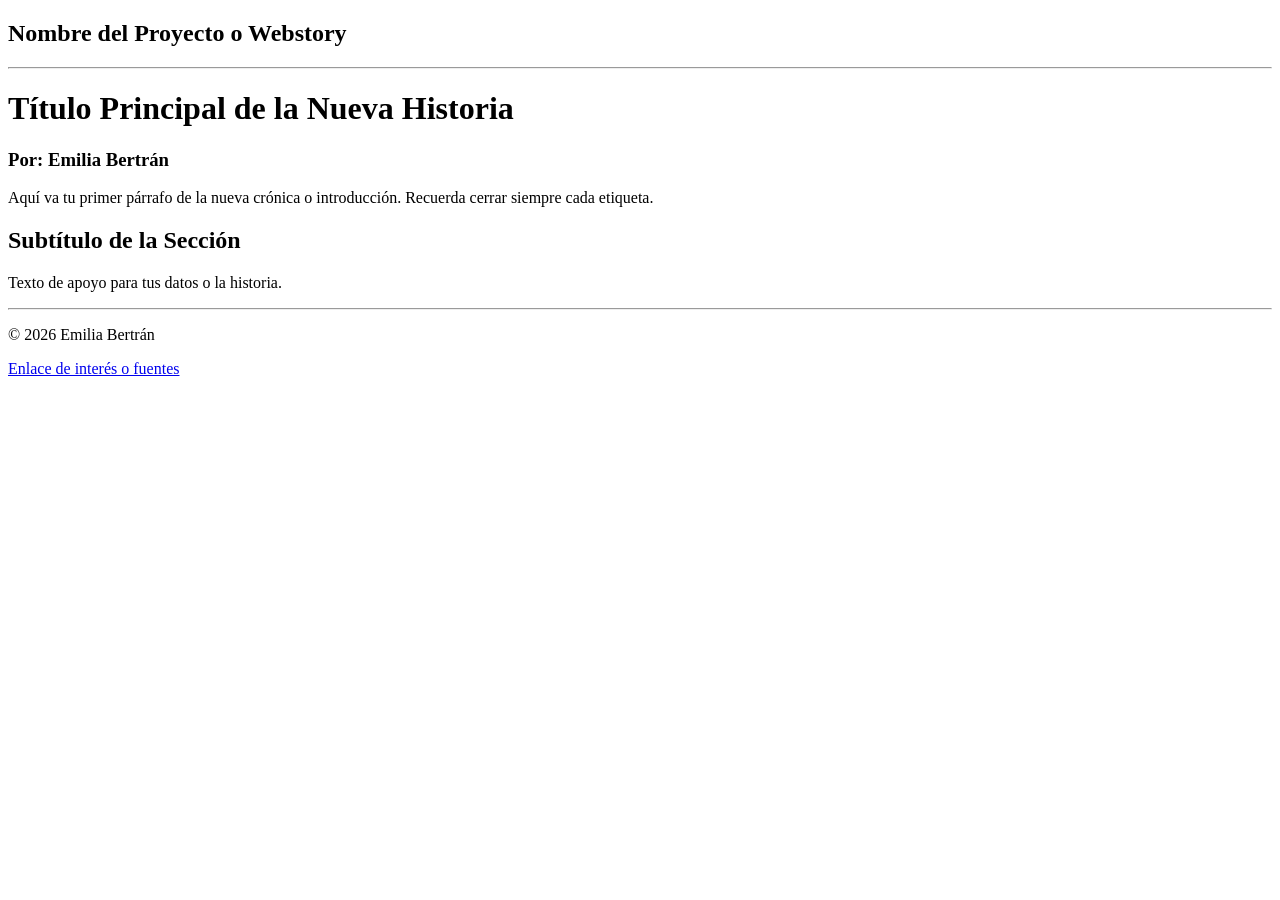
<file: ENTREGA_05/docs/index.html>
<!DOCTYPE html>
<html lang="es">
<head>
    <meta charset="UTF-8">
    <title>Título que sale en la pestaña del navegador</title>
</head>
<body>

    <!-- El encabezado de tu página -->
    <header>
        <h2>Nombre del Proyecto o Webstory</h2>
        <hr>
    </header>

    <!-- El cuerpo principal con tu contenido -->
    <main>
        
        <!-- Bloque 1: Introducción -->
        <div>
            <h1>Título Principal de la Nueva Historia</h1>
            <h3>Por: Emilia Bertrán</h3>
            <p>
                Aquí va tu primer párrafo de la nueva crónica o introducción. 
                Recuerda cerrar siempre cada etiqueta.
            </p>
        </div>

        <!-- Bloque 2: Datos e Imágenes -->
        <div>
            <h2>Subtítulo de la Sección</h2>
            <p>
                Texto de apoyo para tus datos o la historia.
            </p>
            <!-- Deja lista la etiqueta por si vas a usar una imagen después -->
            <!-- <img src="nombre_de_tu_imagen.png" alt="Descripción de la imagen"> -->
        </div>

    </main>

    <!-- El pie de página con tus créditos y links obligatorios -->
    <footer>
        <hr>
        <p>© 2026 Emilia Bertrán</p>
        <!-- Deja listo un enlace externo que pida la pauta -->
        <a href="https://www.google.com" target="_blank">Enlace de interés o fuentes</a>
    </footer>

</body>
</html>
</file>
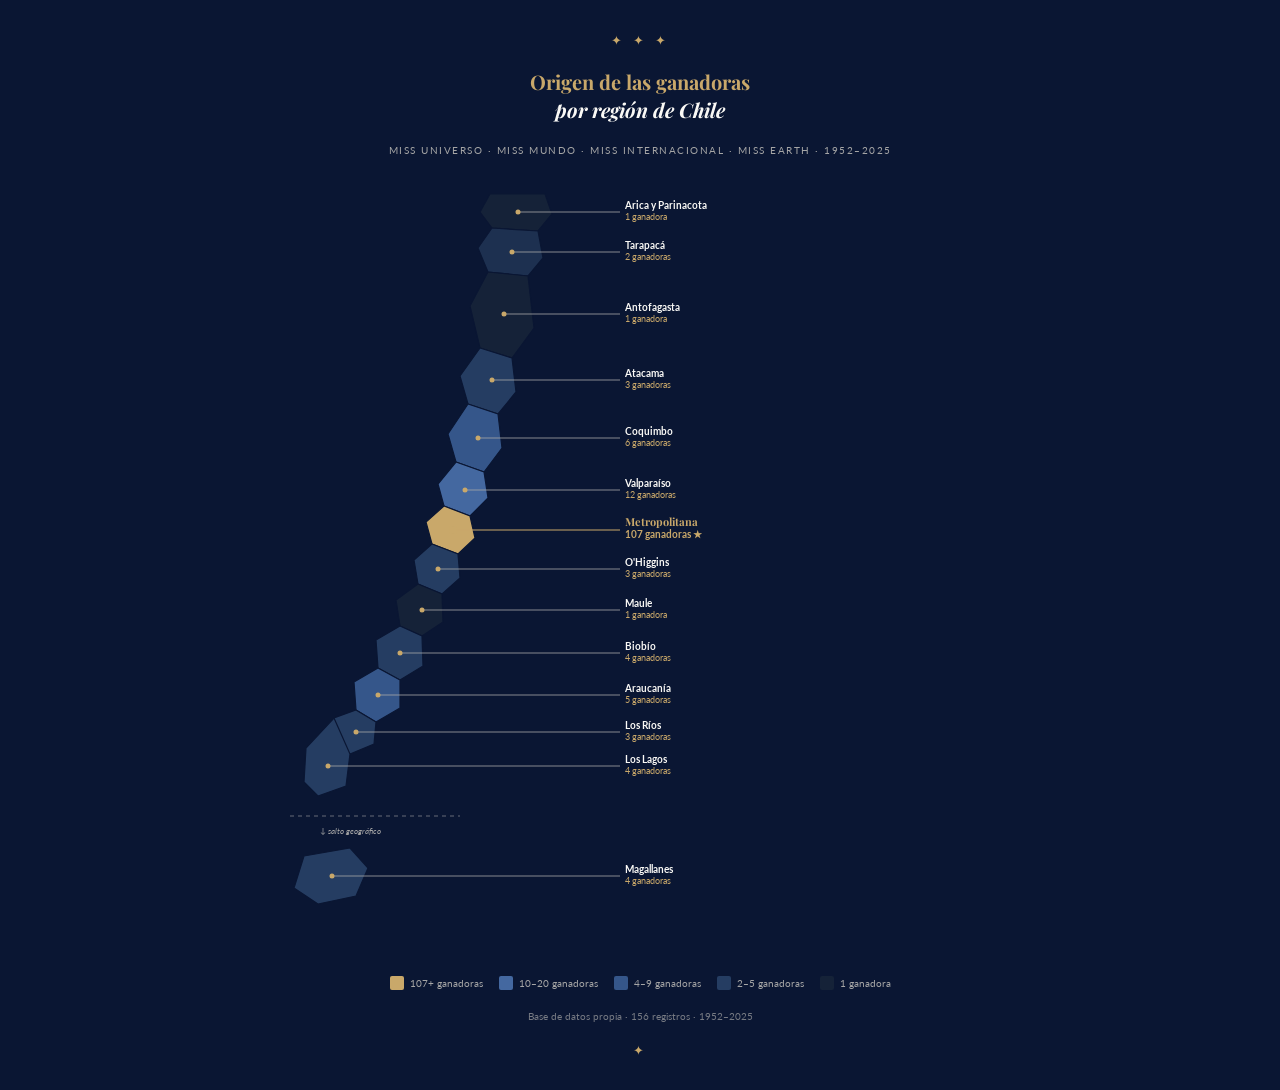
<file: docs/mapa_chile_v2_labels.html>
<!DOCTYPE html>
<html>
<head>
<meta charset="UTF-8">
<style>
  @import url('https://fonts.googleapis.com/css2?family=Playfair+Display:wght@400;700&family=Lato:wght@300;400;700&display=swap');
  * { box-sizing: border-box; margin: 0; padding: 0; }
  body { background: #0A1633; font-family: 'Lato', sans-serif; }
  .wrapper { max-width: 800px; margin: 0 auto; padding: 32px 20px; display: flex; flex-direction: column; align-items: center; gap: 20px; }
  h1 { font-family: 'Playfair Display', serif; color: #C9A86A; font-size: 20px; text-align: center; line-height: 1.4; }
  h1 span { color: #FAF9F6; font-style: italic; }
  .subtitle { font-size: 10px; color: #A6A6A6; letter-spacing: 0.15em; text-transform: uppercase; text-align: center; }
  .ornament { color: #C9A86A; font-size: 13px; letter-spacing: 4px; text-align: center; }
  .source { font-size: 10px; color: #A6A6A6; text-align: center; opacity: 0.7; }

  /* leyenda */
  .legend { display: flex; gap: 16px; flex-wrap: wrap; justify-content: center; }
  .legend-item { display: flex; align-items: center; gap: 6px; font-size: 10px; color: #A6A6A6; }
  .legend-box { width: 14px; height: 14px; border-radius: 2px; flex-shrink: 0; }

  .tooltip {
    position: fixed; background: #1C1C1C; border: 1px solid #C9A86A;
    color: #FAF9F6; padding: 8px 12px; border-radius: 6px;
    font-size: 11px; pointer-events: none; display: none; z-index: 100; line-height: 1.8;
  }
  .tooltip strong { color: #C9A86A; font-size: 12px; display: block; }
</style>
</head>
<body>
<div class="wrapper">
  <div class="ornament">✦ ✦ ✦</div>
  <h1>Origen de las ganadoras<br><span>por región de Chile</span></h1>
  <div class="subtitle">Miss Universo · Miss Mundo · Miss Internacional · Miss Earth · 1952–2025</div>

  <svg width="760" height="780" viewBox="0 0 760 780" xmlns="http://www.w3.org/2000/svg" id="chile-map">
    <defs>
      <filter id="glow">
        <feGaussianBlur stdDeviation="2" result="coloredBlur"/>
        <feMerge><feMergeNode in="coloredBlur"/><feMergeNode in="SourceGraphic"/></feMerge>
      </filter>
    </defs>

    <!-- ══════════════ REGIONES ══════════════ -->
    <!-- Arica y Parinacota -->
    <path id="r-arica" d="M230,18 L285,18 L292,38 L278,55 L232,52 L220,36 Z" fill="#152238" stroke="#0A1633" stroke-width="1.2" cursor="pointer"/>
    <!-- Tarapacá -->
    <path id="r-tarapaca" d="M232,52 L278,55 L283,82 L268,100 L228,96 L218,72 Z" fill="#1d3050" stroke="#0A1633" stroke-width="1.2" cursor="pointer"/>
    <!-- Antofagasta -->
    <path id="r-antofagasta" d="M228,96 L268,100 L274,152 L252,182 L220,172 L210,130 Z" fill="#152238" stroke="#0A1633" stroke-width="1.2" cursor="pointer"/>
    <!-- Atacama -->
    <path id="r-atacama" d="M220,172 L252,182 L256,216 L238,238 L208,228 L200,200 Z" fill="#253d62" stroke="#0A1633" stroke-width="1.2" cursor="pointer"/>
    <!-- Coquimbo -->
    <path id="r-coquimbo" d="M208,228 L238,238 L242,272 L224,296 L196,286 L188,258 Z" fill="#35568a" stroke="#0A1633" stroke-width="1.2" cursor="pointer"/>
    <!-- Valparaíso -->
    <path id="r-valparaiso" d="M196,286 L224,296 L228,322 L210,340 L184,330 L178,308 Z" fill="#4468a0" stroke="#0A1633" stroke-width="1.2" cursor="pointer"/>
    <!-- Metropolitana -->
    <path id="r-metropolitana" d="M184,330 L210,340 L215,362 L198,378 L172,368 L166,346 Z" fill="#C9A86A" stroke="#0A1633" stroke-width="1.2" cursor="pointer"/>
    <!-- O'Higgins -->
    <path id="r-ohiggins" d="M172,368 L198,378 L200,402 L182,418 L158,408 L154,384 Z" fill="#253d62" stroke="#0A1633" stroke-width="1.2" cursor="pointer"/>
    <!-- Maule -->
    <path id="r-maule" d="M158,408 L182,418 L183,446 L162,460 L140,450 L136,424 Z" fill="#152238" stroke="#0A1633" stroke-width="1.2" cursor="pointer"/>
    <!-- Biobío -->
    <path id="r-biobio" d="M140,450 L162,460 L163,490 L140,504 L118,492 L116,464 Z" fill="#253d62" stroke="#0A1633" stroke-width="1.2" cursor="pointer"/>
    <!-- Araucanía -->
    <path id="r-araucania" d="M118,492 L140,504 L140,532 L116,546 L96,534 L94,506 Z" fill="#35568a" stroke="#0A1633" stroke-width="1.2" cursor="pointer"/>
    <!-- Los Ríos -->
    <path id="r-losrios" d="M96,534 L116,546 L114,568 L90,578 L74,566 L74,542 Z" fill="#253d62" stroke="#0A1633" stroke-width="1.2" cursor="pointer"/>
    <!-- Los Lagos -->
    <path id="r-loslagos" d="M74,542 L90,578 L86,610 L58,620 L44,606 L46,572 Z" fill="#253d62" stroke="#0A1633" stroke-width="1.2" cursor="pointer"/>
    <!-- Magallanes -->
    <path id="r-magallanes" d="M44,680 L90,672 L108,692 L96,720 L58,728 L34,712 Z" fill="#253d62" stroke="#0A1633" stroke-width="1.2" cursor="pointer"/>

    <!-- ══════════════ LÍNEAS + ETIQUETAS (lado derecho) ══════════════ -->
    <!-- cada línea va desde el centroide de la región hacia la derecha -->

    <!-- Arica y Parinacota: 1 -->
    <line x1="258" y1="36" x2="360" y2="36" stroke="#A6A6A6" stroke-width="0.8"/>
    <circle cx="258" cy="36" r="2.5" fill="#C9A86A"/>
    <text x="365" y="33" fill="#FAF9F6" font-family="Lato,sans-serif" font-size="10" font-weight="700">Arica y Parinacota</text>
    <text x="365" y="44" fill="#C9A86A" font-family="Lato,sans-serif" font-size="9">1 ganadora</text>

    <!-- Tarapacá: 2 -->
    <line x1="252" y1="76" x2="360" y2="76" stroke="#A6A6A6" stroke-width="0.8"/>
    <circle cx="252" cy="76" r="2.5" fill="#C9A86A"/>
    <text x="365" y="73" fill="#FAF9F6" font-family="Lato,sans-serif" font-size="10" font-weight="700">Tarapacá</text>
    <text x="365" y="84" fill="#C9A86A" font-family="Lato,sans-serif" font-size="9">2 ganadoras</text>

    <!-- Antofagasta: 1 -->
    <line x1="244" y1="138" x2="360" y2="138" stroke="#A6A6A6" stroke-width="0.8"/>
    <circle cx="244" cy="138" r="2.5" fill="#C9A86A"/>
    <text x="365" y="135" fill="#FAF9F6" font-family="Lato,sans-serif" font-size="10" font-weight="700">Antofagasta</text>
    <text x="365" y="146" fill="#C9A86A" font-family="Lato,sans-serif" font-size="9">1 ganadora</text>

    <!-- Atacama: 3 -->
    <line x1="232" y1="204" x2="360" y2="204" stroke="#A6A6A6" stroke-width="0.8"/>
    <circle cx="232" cy="204" r="2.5" fill="#C9A86A"/>
    <text x="365" y="201" fill="#FAF9F6" font-family="Lato,sans-serif" font-size="10" font-weight="700">Atacama</text>
    <text x="365" y="212" fill="#C9A86A" font-family="Lato,sans-serif" font-size="9">3 ganadoras</text>

    <!-- Coquimbo: 6 -->
    <line x1="218" y1="262" x2="360" y2="262" stroke="#A6A6A6" stroke-width="0.8"/>
    <circle cx="218" cy="262" r="2.5" fill="#C9A86A"/>
    <text x="365" y="259" fill="#FAF9F6" font-family="Lato,sans-serif" font-size="10" font-weight="700">Coquimbo</text>
    <text x="365" y="270" fill="#C9A86A" font-family="Lato,sans-serif" font-size="9">6 ganadoras</text>

    <!-- Valparaíso: 12 -->
    <line x1="205" y1="314" x2="360" y2="314" stroke="#A6A6A6" stroke-width="0.8"/>
    <circle cx="205" cy="314" r="2.5" fill="#C9A86A"/>
    <text x="365" y="311" fill="#FAF9F6" font-family="Lato,sans-serif" font-size="10" font-weight="700">Valparaíso</text>
    <text x="365" y="322" fill="#C9A86A" font-family="Lato,sans-serif" font-size="9">12 ganadoras</text>

    <!-- Metropolitana: 107 — destacado -->
    <line x1="193" y1="354" x2="360" y2="354" stroke="#C9A86A" stroke-width="1.2"/>
    <circle cx="193" cy="354" r="4" fill="#C9A86A" filter="url(#glow)"/>
    <text x="365" y="350" fill="#C9A86A" font-family="Playfair Display,serif" font-size="11" font-weight="700">Metropolitana</text>
    <text x="365" y="362" fill="#C9A86A" font-family="Lato,sans-serif" font-size="10" font-weight="700">107 ganadoras ★</text>

    <!-- O'Higgins: 3 -->
    <line x1="178" y1="393" x2="360" y2="393" stroke="#A6A6A6" stroke-width="0.8"/>
    <circle cx="178" cy="393" r="2.5" fill="#C9A86A"/>
    <text x="365" y="390" fill="#FAF9F6" font-family="Lato,sans-serif" font-size="10" font-weight="700">O'Higgins</text>
    <text x="365" y="401" fill="#C9A86A" font-family="Lato,sans-serif" font-size="9">3 ganadoras</text>

    <!-- Maule: 1 -->
    <line x1="162" y1="434" x2="360" y2="434" stroke="#A6A6A6" stroke-width="0.8"/>
    <circle cx="162" cy="434" r="2.5" fill="#C9A86A"/>
    <text x="365" y="431" fill="#FAF9F6" font-family="Lato,sans-serif" font-size="10" font-weight="700">Maule</text>
    <text x="365" y="442" fill="#C9A86A" font-family="Lato,sans-serif" font-size="9">1 ganadora</text>

    <!-- Biobío: 4 -->
    <line x1="140" y1="477" x2="360" y2="477" stroke="#A6A6A6" stroke-width="0.8"/>
    <circle cx="140" cy="477" r="2.5" fill="#C9A86A"/>
    <text x="365" y="474" fill="#FAF9F6" font-family="Lato,sans-serif" font-size="10" font-weight="700">Biobío</text>
    <text x="365" y="485" fill="#C9A86A" font-family="Lato,sans-serif" font-size="9">4 ganadoras</text>

    <!-- Araucanía: 5 -->
    <line x1="118" y1="519" x2="360" y2="519" stroke="#A6A6A6" stroke-width="0.8"/>
    <circle cx="118" cy="519" r="2.5" fill="#C9A86A"/>
    <text x="365" y="516" fill="#FAF9F6" font-family="Lato,sans-serif" font-size="10" font-weight="700">Araucanía</text>
    <text x="365" y="527" fill="#C9A86A" font-family="Lato,sans-serif" font-size="9">5 ganadoras</text>

    <!-- Los Ríos: 3 -->
    <line x1="96" y1="556" x2="360" y2="556" stroke="#A6A6A6" stroke-width="0.8"/>
    <circle cx="96" cy="556" r="2.5" fill="#C9A86A"/>
    <text x="365" y="553" fill="#FAF9F6" font-family="Lato,sans-serif" font-size="10" font-weight="700">Los Ríos</text>
    <text x="365" y="564" fill="#C9A86A" font-family="Lato,sans-serif" font-size="9">3 ganadoras</text>

    <!-- Los Lagos: 4 -->
    <line x1="68" y1="590" x2="360" y2="590" stroke="#A6A6A6" stroke-width="0.8"/>
    <circle cx="68" cy="590" r="2.5" fill="#C9A86A"/>
    <text x="365" y="587" fill="#FAF9F6" font-family="Lato,sans-serif" font-size="10" font-weight="700">Los Lagos</text>
    <text x="365" y="598" fill="#C9A86A" font-family="Lato,sans-serif" font-size="9">4 ganadoras</text>

    <!-- Magallanes: 4 -->
    <line x1="72" y1="700" x2="360" y2="700" stroke="#A6A6A6" stroke-width="0.8"/>
    <circle cx="72" cy="700" r="2.5" fill="#C9A86A"/>
    <text x="365" y="697" fill="#FAF9F6" font-family="Lato,sans-serif" font-size="10" font-weight="700">Magallanes</text>
    <text x="365" y="708" fill="#C9A86A" font-family="Lato,sans-serif" font-size="9">4 ganadoras</text>

    <!-- separador punteado entre Los Lagos y Magallanes -->
    <line x1="30" y1="640" x2="200" y2="640" stroke="#A6A6A6" stroke-width="0.6" stroke-dasharray="4,4"/>
    <text x="60" y="658" fill="#A6A6A6" font-family="Lato,sans-serif" font-size="8" font-style="italic">↓ salto geográfico</text>

  </svg>

  <div class="legend">
    <div class="legend-item"><div class="legend-box" style="background:#C9A86A;"></div>107+ ganadoras</div>
    <div class="legend-item"><div class="legend-box" style="background:#4468a0;"></div>10–20 ganadoras</div>
    <div class="legend-item"><div class="legend-box" style="background:#35568a;"></div>4–9 ganadoras</div>
    <div class="legend-item"><div class="legend-box" style="background:#253d62;"></div>2–5 ganadoras</div>
    <div class="legend-item"><div class="legend-box" style="background:#152238;"></div>1 ganadora</div>
  </div>

  <div class="source">Base de datos propia · 156 registros · 1952–2025</div>
  <div class="ornament">✦</div>
</div>

<div class="tooltip" id="tooltip"></div>
<script>
const data = {
  "r-arica": {name:"Arica y Parinacota", n:1},
  "r-tarapaca": {name:"Tarapacá", n:2},
  "r-antofagasta": {name:"Antofagasta", n:1},
  "r-atacama": {name:"Atacama", n:3},
  "r-coquimbo": {name:"Coquimbo", n:6},
  "r-valparaiso": {name:"Valparaíso", n:12},
  "r-metropolitana": {name:"Metropolitana", n:107},
  "r-ohiggins": {name:"O'Higgins", n:3},
  "r-maule": {name:"Maule", n:1},
  "r-biobio": {name:"Biobío", n:4},
  "r-araucania": {name:"Araucanía", n:5},
  "r-losrios": {name:"Los Ríos", n:3},
  "r-loslagos": {name:"Los Lagos", n:4},
  "r-magallanes": {name:"Magallanes", n:4}
};
const tooltip = document.getElementById('tooltip');
document.querySelectorAll('svg path').forEach(path => {
  const d = data[path.id];
  if (!d) return;
  path.addEventListener('mousemove', e => {
    tooltip.style.display = 'block';
    tooltip.style.left = (e.clientX+14)+'px';
    tooltip.style.top = (e.clientY-10)+'px';
    tooltip.innerHTML = `<strong>${d.name}</strong>${d.n} ganadora${d.n>1?'s':''}<br>1952–2025`;
  });
  path.addEventListener('mouseleave', () => tooltip.style.display='none');
  path.addEventListener('mouseenter', () => path.style.filter='brightness(1.3)');
  path.addEventListener('mouseleave', () => path.style.filter='');
});
</script>
</body>
</html>
</file>
